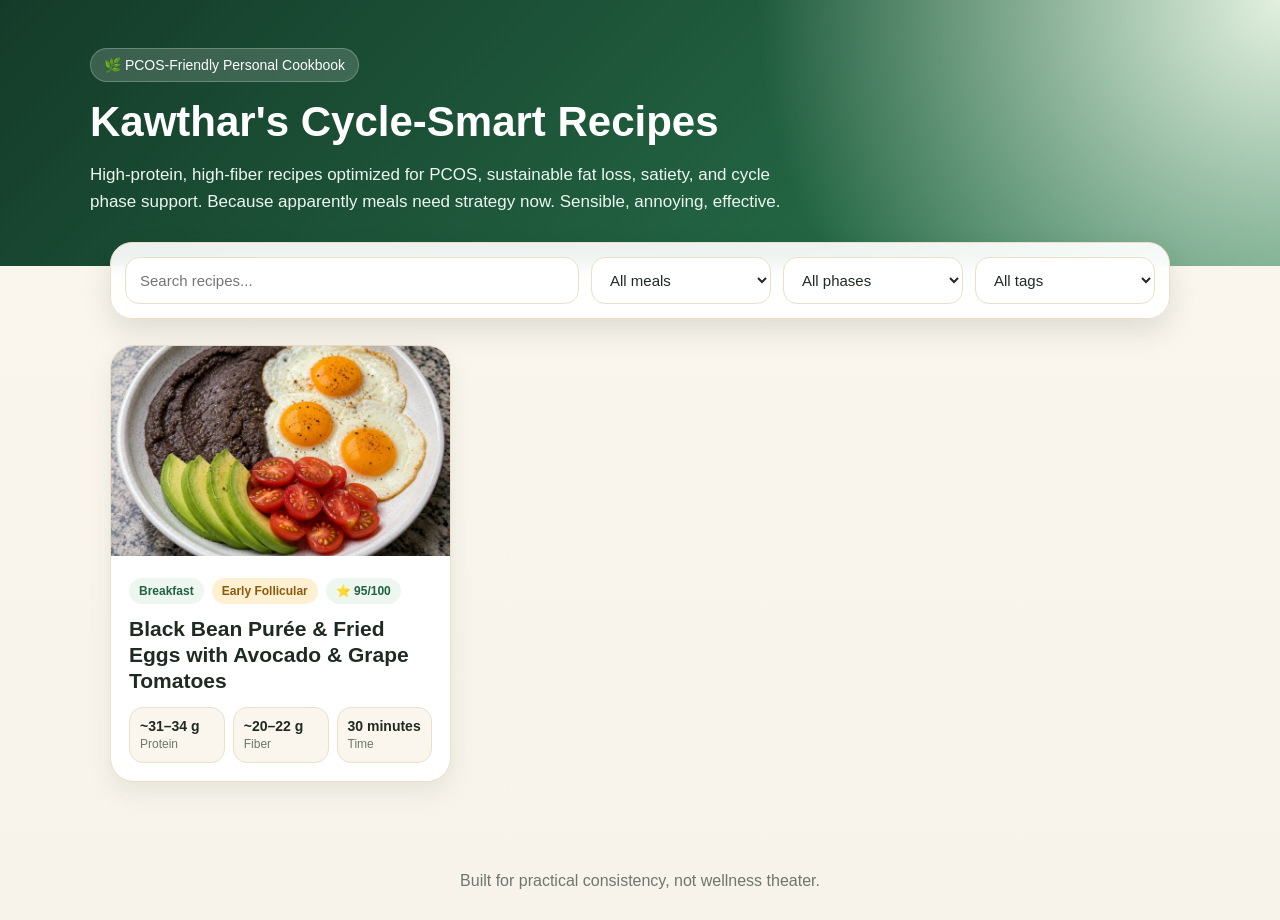
<file: index.html>
<!doctype html>
<html lang="en">
<head>
  <meta charset="utf-8">
  <meta name="viewport" content="width=device-width,initial-scale=1">
  <title>Kawthar's PCOS Cookbook</title>
  <meta name="description" content="Personal PCOS-friendly, high-protein, high-fiber recipes optimized by cycle phase.">
  <link rel="stylesheet" href="styles.css">
</head>
<body>
  <header class="hero">
    <div class="hero-inner">
      <span class="badge">🌿 PCOS-Friendly Personal Cookbook</span>
      <h1>Kawthar's Cycle-Smart Recipes</h1>
      <p>High-protein, high-fiber recipes optimized for PCOS, sustainable fat loss, satiety, and cycle phase support. Because apparently meals need strategy now. Sensible, annoying, effective.</p>
    </div>
  </header>

  <main class="container">
    <div class="toolbar">
      <input id="search" placeholder="Search recipes...">
      <select id="category">
        <option value="">All meals</option>
      </select>
      <select id="phase">
        <option value="">All phases</option>
      </select>
      <select id="tag">
        <option value="">All tags</option>
      </select>
    </div>

    <section class="grid" id="recipes"></section>
  </main>

  <footer class="footer">Built for practical consistency, not wellness theater.</footer>

  <script src="recipes.js"></script>
  <script>
    const recipes = window.RECIPES || [];
    const els = {
      grid: document.getElementById('recipes'),
      search: document.getElementById('search'),
      category: document.getElementById('category'),
      phase: document.getElementById('phase'),
      tag: document.getElementById('tag')
    };

    function unique(arr){ return [...new Set(arr.filter(Boolean))].sort(); }

    unique(recipes.map(r => r.category)).forEach(v => els.category.add(new Option(v, v)));
    unique(recipes.map(r => r.phase)).forEach(v => els.phase.add(new Option(v, v)));
    unique(recipes.flatMap(r => r.tags || [])).forEach(v => els.tag.add(new Option(v, v)));

    function render(){
      const q = els.search.value.toLowerCase().trim();
      const cat = els.category.value;
      const phase = els.phase.value;
      const tag = els.tag.value;

      const filtered = recipes.filter(r => {
        const hay = [r.title, r.category, r.phase, ...(r.tags||[])].join(' ').toLowerCase();
        return (!q || hay.includes(q)) &&
               (!cat || r.category === cat) &&
               (!phase || r.phase === phase) &&
               (!tag || (r.tags||[]).includes(tag));
      });

      els.grid.innerHTML = filtered.map(r => `
        <a class="card" href="${r.slug}.html">
          <img src="${r.image}" alt="${r.title}">
          <div class="card-body">
            <div class="meta">
              <span class="pill">${r.category}</span>
              <span class="pill gold">${r.phase}</span>
              <span class="pill">⭐ ${r.pcosScore}/100</span>
            </div>
            <h2>${r.title}</h2>
            <div class="stats">
              <div class="stat"><strong>${r.nutrition.protein}</strong><span>Protein</span></div>
              <div class="stat"><strong>${r.nutrition.fiber}</strong><span>Fiber</span></div>
              <div class="stat"><strong>${r.time}</strong><span>Time</span></div>
            </div>
          </div>
        </a>
      `).join('') || '<p>No recipes found. Tragic, but fixable.</p>';
    }

    ['input','change'].forEach(ev => {
      els.search.addEventListener(ev, render);
      els.category.addEventListener(ev, render);
      els.phase.addEventListener(ev, render);
      els.tag.addEventListener(ev, render);
    });
    render();
  </script>
</body>
</html>
</file>
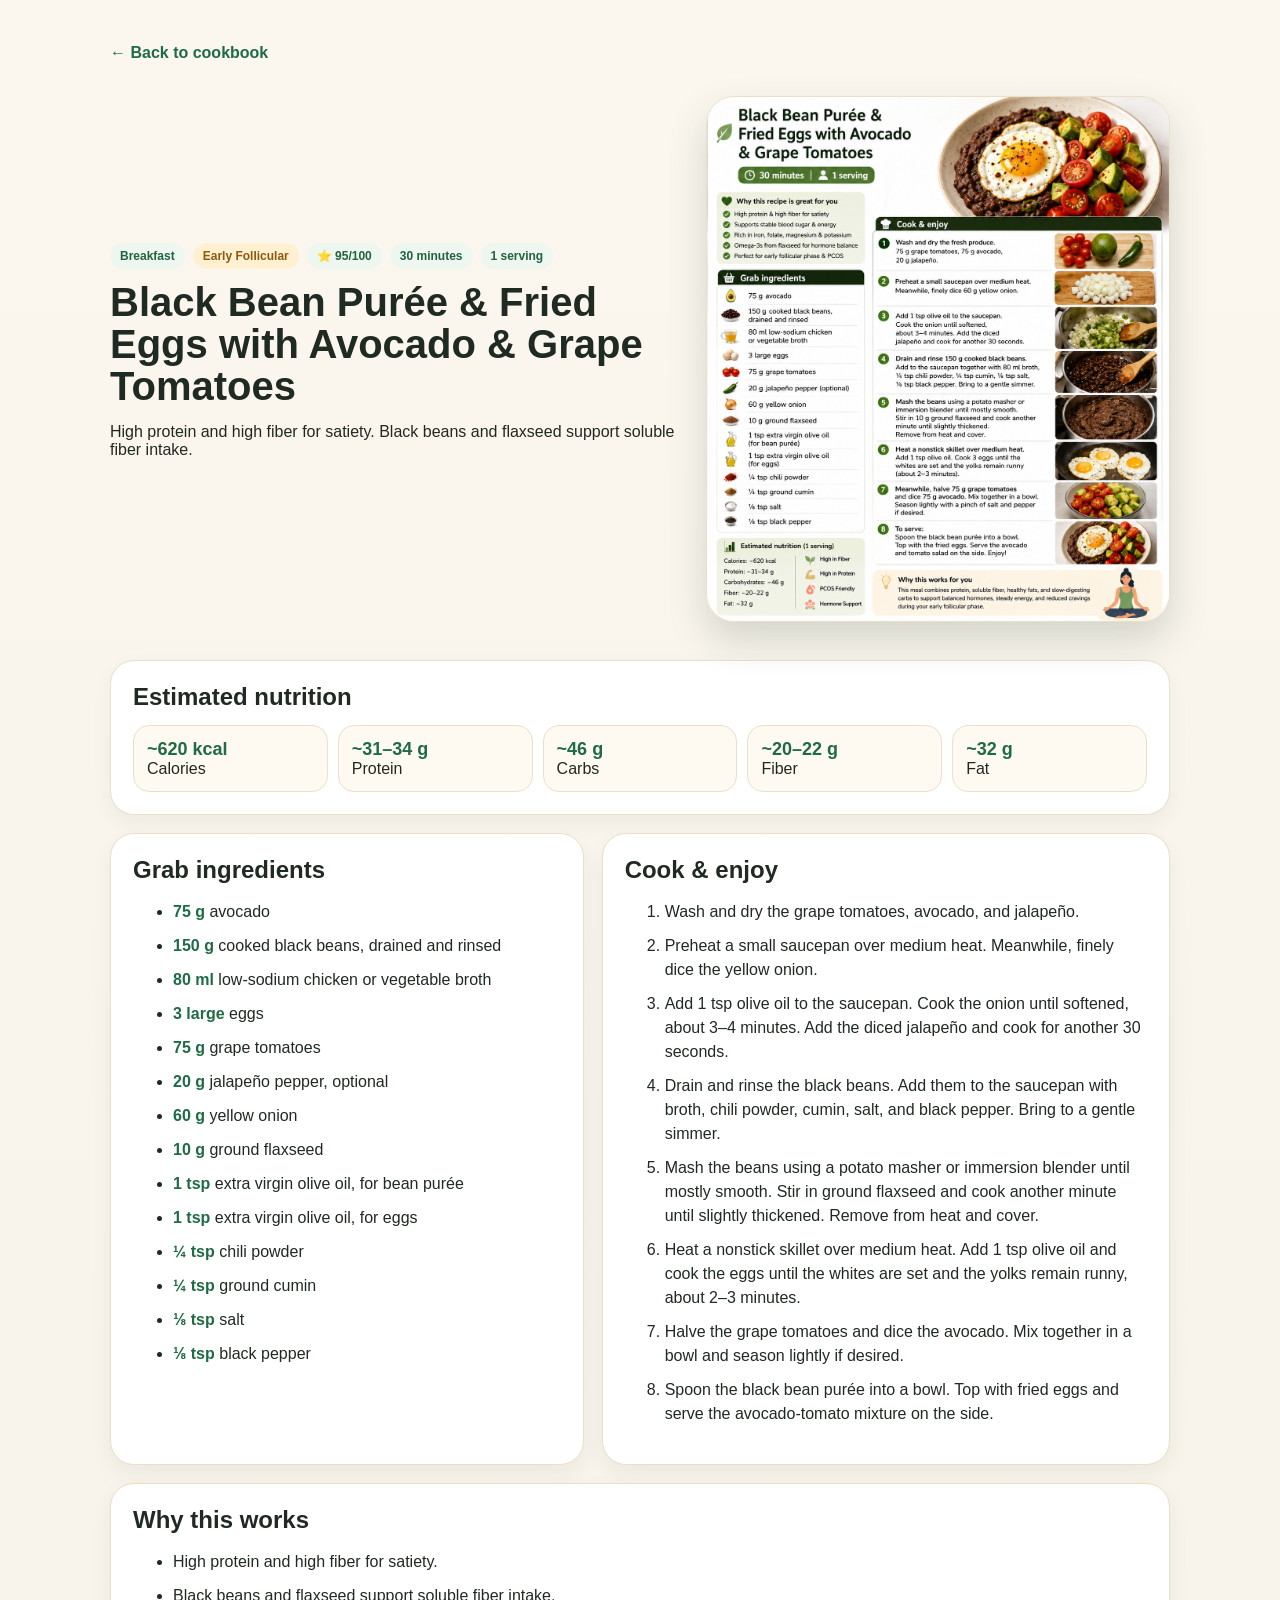
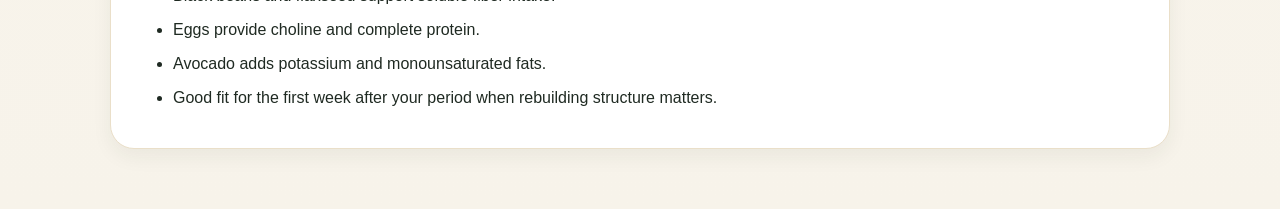
<file: black-bean-puree-fried-eggs.html>
<!doctype html>
<html lang="en">
<head>
  <meta charset="utf-8">
  <meta name="viewport" content="width=device-width,initial-scale=1">
  <title>Black Bean Purée & Fried Eggs with Avocado & Grape Tomatoes</title>
  <meta name="description" content="PCOS-friendly high-protein high-fiber recipe optimized for early follicular phase.">
  <link rel="stylesheet" href="styles.css">
  <script type="application/ld+json">{"@context": "https://schema.org", "@type": "Recipe", "name": "Black Bean Purée & Fried Eggs with Avocado & Grape Tomatoes", "image": "black-bean-puree-fried-eggs.png", "description": "PCOS-friendly, high-protein, high-fiber breakfast optimized for early follicular phase.", "prepTime": "PT10M", "cookTime": "PT20M", "totalTime": "PT30M", "recipeYield": "1 serving", "recipeCategory": "Breakfast", "keywords": "PCOS-friendly, High fiber, High protein, Soluble fiber, Early follicular", "nutrition": {"@type": "NutritionInformation", "calories": "~620 kcal", "proteinContent": "~31–34 g", "carbohydrateContent": "~46 g", "fiberContent": "~20–22 g", "fatContent": "~32 g"}, "recipeIngredient": ["75 g avocado", "150 g cooked black beans, drained and rinsed", "80 ml low-sodium chicken or vegetable broth", "3 large eggs", "75 g grape tomatoes", "20 g jalapeño pepper, optional", "60 g yellow onion", "10 g ground flaxseed", "1 tsp extra virgin olive oil, for bean purée", "1 tsp extra virgin olive oil, for eggs", "¼ tsp chili powder", "¼ tsp ground cumin", "⅛ tsp salt", "⅛ tsp black pepper"], "recipeInstructions": [{"@type": "HowToStep", "text": "Wash and dry the grape tomatoes, avocado, and jalapeño."}, {"@type": "HowToStep", "text": "Preheat a small saucepan over medium heat. Meanwhile, finely dice the yellow onion."}, {"@type": "HowToStep", "text": "Add 1 tsp olive oil to the saucepan. Cook the onion until softened, about 3–4 minutes. Add the diced jalapeño and cook for another 30 seconds."}, {"@type": "HowToStep", "text": "Drain and rinse the black beans. Add them to the saucepan with broth, chili powder, cumin, salt, and black pepper. Bring to a gentle simmer."}, {"@type": "HowToStep", "text": "Mash the beans using a potato masher or immersion blender until mostly smooth. Stir in ground flaxseed and cook another minute until slightly thickened. Remove from heat and cover."}, {"@type": "HowToStep", "text": "Heat a nonstick skillet over medium heat. Add 1 tsp olive oil and cook the eggs until the whites are set and the yolks remain runny, about 2–3 minutes."}, {"@type": "HowToStep", "text": "Halve the grape tomatoes and dice the avocado. Mix together in a bowl and season lightly if desired."}, {"@type": "HowToStep", "text": "Spoon the black bean purée into a bowl. Top with fried eggs and serve the avocado-tomato mixture on the side."}]}</script>
</head>
<body>
  <main class="container">
    <a class="back" href="index.html">← Back to cookbook</a>

    <section class="recipe-hero">
      <div>
        <div class="meta">
          <span class="pill">Breakfast</span>
          <span class="pill gold">Early Follicular</span>
          <span class="pill">⭐ 95/100</span>
          <span class="pill">30 minutes</span>
          <span class="pill">1 serving</span>
        </div>
        <h1 class="recipe-title">Black Bean Purée & Fried Eggs with Avocado & Grape Tomatoes</h1>
        <p>High protein and high fiber for satiety. Black beans and flaxseed support soluble fiber intake.</p>
      </div>
      <img src="black-bean-puree-fried-eggs.png" alt="Black Bean Purée & Fried Eggs with Avocado & Grape Tomatoes">
    </section>

    <section class="section">
      <h2>Estimated nutrition</h2>
      <div class="nutrition">
        <div><strong>~620 kcal</strong><span>Calories</span></div><div><strong>~31–34 g</strong><span>Protein</span></div><div><strong>~46 g</strong><span>Carbs</span></div><div><strong>~20–22 g</strong><span>Fiber</span></div><div><strong>~32 g</strong><span>Fat</span></div>
      </div>
    </section>

    <section class="two-col">
      <div class="section">
        <h2>Grab ingredients</h2>
        <ul class="ingredients">
          <li><strong>75 g</strong> avocado</li><li><strong>150 g</strong> cooked black beans, drained and rinsed</li><li><strong>80 ml</strong> low-sodium chicken or vegetable broth</li><li><strong>3 large</strong> eggs</li><li><strong>75 g</strong> grape tomatoes</li><li><strong>20 g</strong> jalapeño pepper, optional</li><li><strong>60 g</strong> yellow onion</li><li><strong>10 g</strong> ground flaxseed</li><li><strong>1 tsp</strong> extra virgin olive oil, for bean purée</li><li><strong>1 tsp</strong> extra virgin olive oil, for eggs</li><li><strong>¼ tsp</strong> chili powder</li><li><strong>¼ tsp</strong> ground cumin</li><li><strong>⅛ tsp</strong> salt</li><li><strong>⅛ tsp</strong> black pepper</li>
        </ul>
      </div>

      <div class="section">
        <h2>Cook & enjoy</h2>
        <ol class="instructions">
          <li>Wash and dry the grape tomatoes, avocado, and jalapeño.</li><li>Preheat a small saucepan over medium heat. Meanwhile, finely dice the yellow onion.</li><li>Add 1 tsp olive oil to the saucepan. Cook the onion until softened, about 3–4 minutes. Add the diced jalapeño and cook for another 30 seconds.</li><li>Drain and rinse the black beans. Add them to the saucepan with broth, chili powder, cumin, salt, and black pepper. Bring to a gentle simmer.</li><li>Mash the beans using a potato masher or immersion blender until mostly smooth. Stir in ground flaxseed and cook another minute until slightly thickened. Remove from heat and cover.</li><li>Heat a nonstick skillet over medium heat. Add 1 tsp olive oil and cook the eggs until the whites are set and the yolks remain runny, about 2–3 minutes.</li><li>Halve the grape tomatoes and dice the avocado. Mix together in a bowl and season lightly if desired.</li><li>Spoon the black bean purée into a bowl. Top with fried eggs and serve the avocado-tomato mixture on the side.</li>
        </ol>
      </div>
    </section>

    <section class="section">
      <h2>Why this works</h2>
      <ul class="why">
        <li>High protein and high fiber for satiety.</li><li>Black beans and flaxseed support soluble fiber intake.</li><li>Eggs provide choline and complete protein.</li><li>Avocado adds potassium and monounsaturated fats.</li><li>Good fit for the first week after your period when rebuilding structure matters.</li>
      </ul>
    </section>
  </main>
</body>
</html>
</file>
<file: styles.css>
:root{
  --bg:#f7f3ea;
  --card:#fffaf1;
  --ink:#1f2a22;
  --muted:#6f766d;
  --green:#1f6b45;
  --green2:#2f8b5f;
  --cream:#fff7e4;
  --line:#eadfc9;
  --gold:#d99a32;
}
*{box-sizing:border-box}
body{
  margin:0;
  font-family:-apple-system,BlinkMacSystemFont,"Segoe UI",Roboto,Arial,sans-serif;
  background:linear-gradient(180deg,#fbf7ef 0%,#f7f3ea 100%);
  color:var(--ink);
}
a{color:inherit;text-decoration:none}
.hero{
  padding:48px 20px 34px;
  background:radial-gradient(circle at top right,#e2f0df,transparent 40%),linear-gradient(135deg,#143b29,#2a7a50);
  color:white;
}
.hero-inner{max-width:1100px;margin:auto}
.badge{
  display:inline-flex;gap:8px;align-items:center;
  background:rgba(255,255,255,.16);
  border:1px solid rgba(255,255,255,.24);
  border-radius:999px;
  padding:8px 13px;
  font-size:14px;
}
h1{font-size:42px;line-height:1.05;margin:18px 0 12px}
.hero p{max-width:720px;color:#ecf7ef;font-size:17px;line-height:1.6}
.container{max-width:1100px;margin:0 auto;padding:24px 20px 60px}
.toolbar{
  display:grid;
  grid-template-columns:1fr repeat(3, minmax(140px,180px));
  gap:12px;
  margin-top:-48px;
  background:rgba(255,255,255,.92);
  border:1px solid var(--line);
  box-shadow:0 12px 28px rgba(30,50,35,.12);
  border-radius:22px;
  padding:14px;
  backdrop-filter: blur(8px);
}
input,select{
  width:100%;
  border:1px solid var(--line);
  border-radius:14px;
  padding:13px 14px;
  font-size:15px;
  background:white;
  color:var(--ink);
}
.grid{
  display:grid;
  grid-template-columns:repeat(auto-fill,minmax(280px,1fr));
  gap:18px;
  margin-top:26px;
}
.card{
  background:white;
  border:1px solid var(--line);
  border-radius:24px;
  overflow:hidden;
  box-shadow:0 10px 24px rgba(30,50,35,.08);
  transition:.18s transform,.18s box-shadow;
}
.card:hover{transform:translateY(-3px);box-shadow:0 14px 32px rgba(30,50,35,.14)}
.card img{
  width:100%;height:210px;object-fit:cover;background:#e9efe6;
}
.card-body{padding:18px}
.meta{display:flex;gap:8px;flex-wrap:wrap;margin-bottom:12px}
.pill{
  border-radius:999px;
  padding:6px 10px;
  font-size:12px;
  background:#edf7ef;
  color:#236143;
  font-weight:600;
}
.pill.gold{background:#fff0d2;color:#8b5a0d}
.card h2{font-size:21px;margin:0 0 12px;line-height:1.22}
.stats{display:grid;grid-template-columns:repeat(3,1fr);gap:8px;margin-top:14px}
.stat{background:#faf6ed;border:1px solid var(--line);border-radius:14px;padding:10px}
.stat strong{display:block;font-size:14px}
.stat span{font-size:12px;color:var(--muted)}
.recipe-hero{
  display:grid;
  grid-template-columns:1.1fr .9fr;
  gap:28px;
  align-items:center;
  padding:34px 0 20px;
}
.recipe-hero img{
  width:100%;
  border-radius:28px;
  box-shadow:0 18px 38px rgba(30,50,35,.17);
  border:1px solid var(--line);
}
.back{display:inline-block;margin-top:20px;color:var(--green);font-weight:700}
.recipe-title{font-size:40px;margin:12px 0 10px}
.section{
  background:white;
  border:1px solid var(--line);
  border-radius:24px;
  padding:22px;
  margin-top:18px;
  box-shadow:0 8px 20px rgba(30,50,35,.06);
}
.section h2{margin:0 0 14px;font-size:24px}
.two-col{display:grid;grid-template-columns:1fr 1.2fr;gap:18px}
.ingredients li,.instructions li,.why li{margin:10px 0;line-height:1.5}
.ingredients strong{color:var(--green)}
.nutrition{
  display:grid;grid-template-columns:repeat(auto-fit,minmax(140px,1fr));gap:10px;
}
.nutrition div{
  border:1px solid var(--line);border-radius:16px;background:#fffaf1;padding:13px;
}
.nutrition strong{display:block;color:var(--green);font-size:18px}
.footer{color:var(--muted);text-align:center;padding:30px}
@media(max-width:780px){
  h1,.recipe-title{font-size:32px}
  .toolbar{grid-template-columns:1fr;margin-top:-36px}
  .recipe-hero,.two-col{grid-template-columns:1fr}
}
</file>
